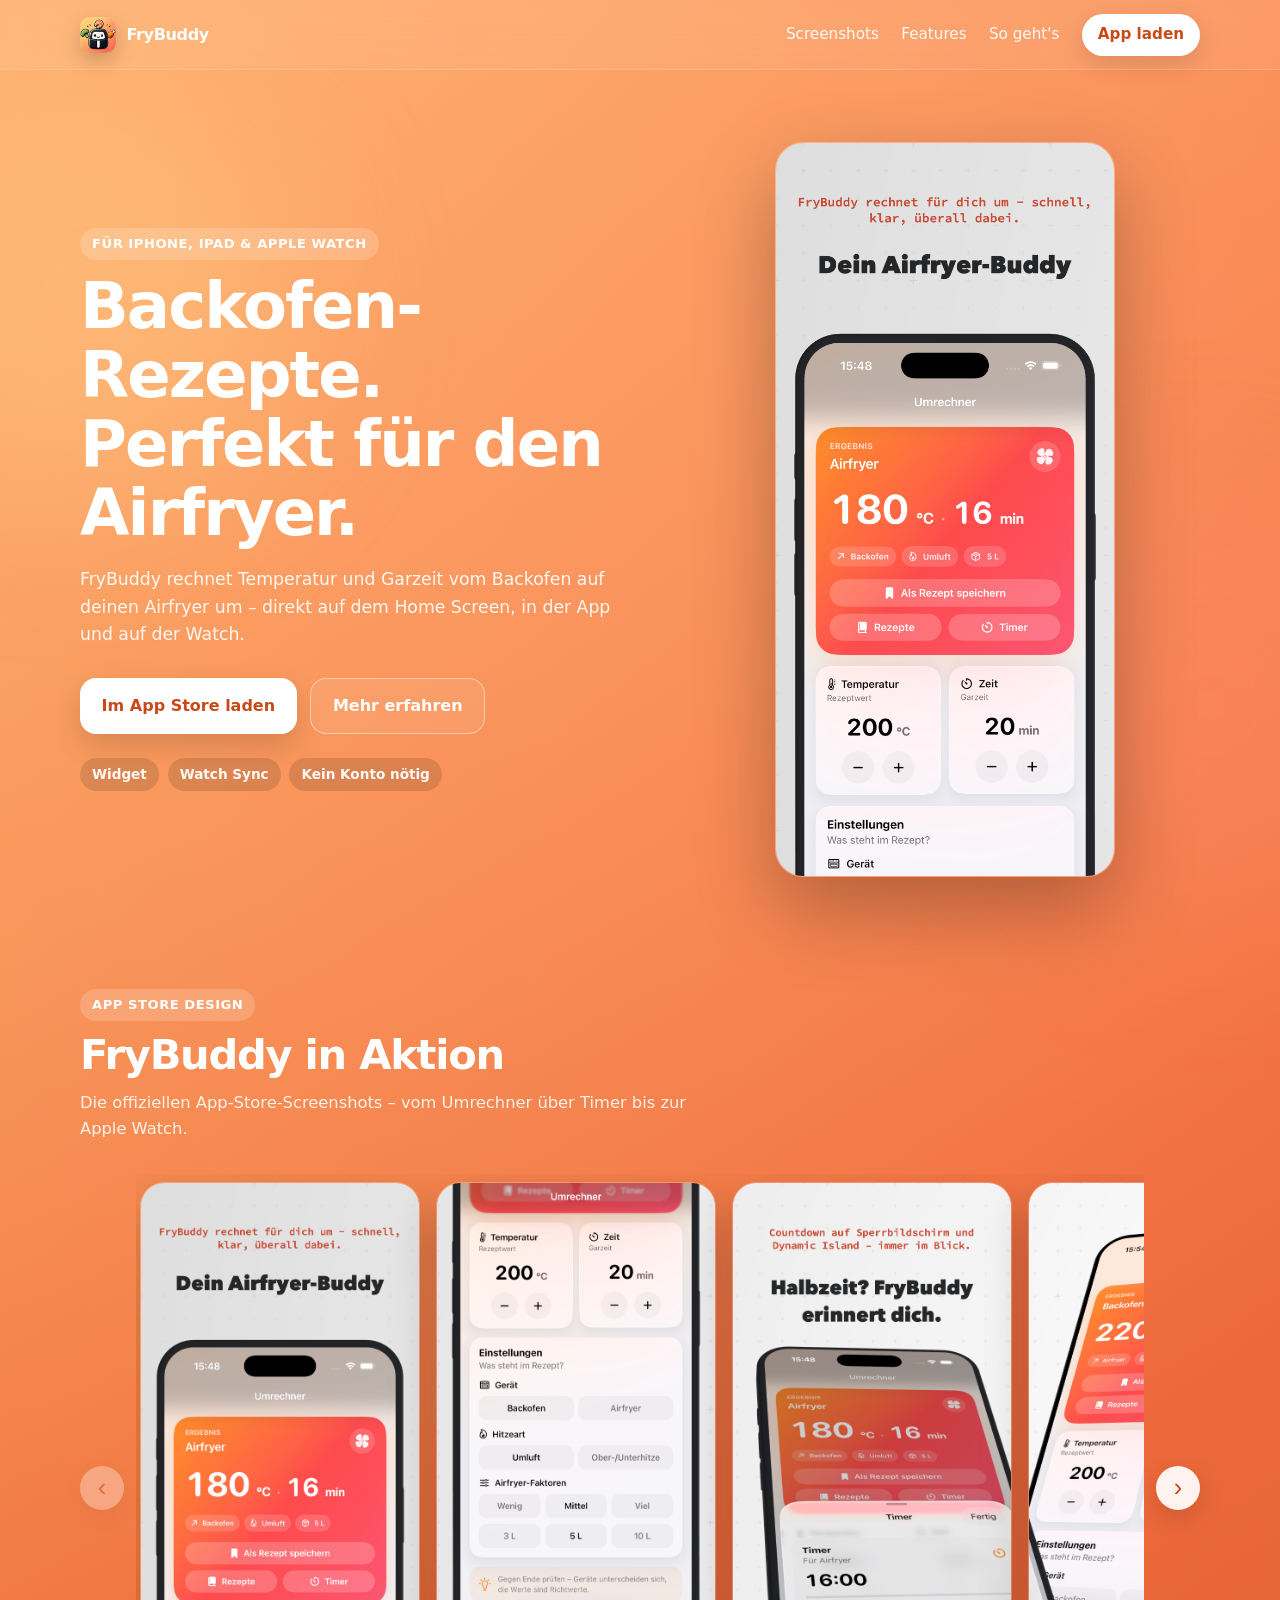
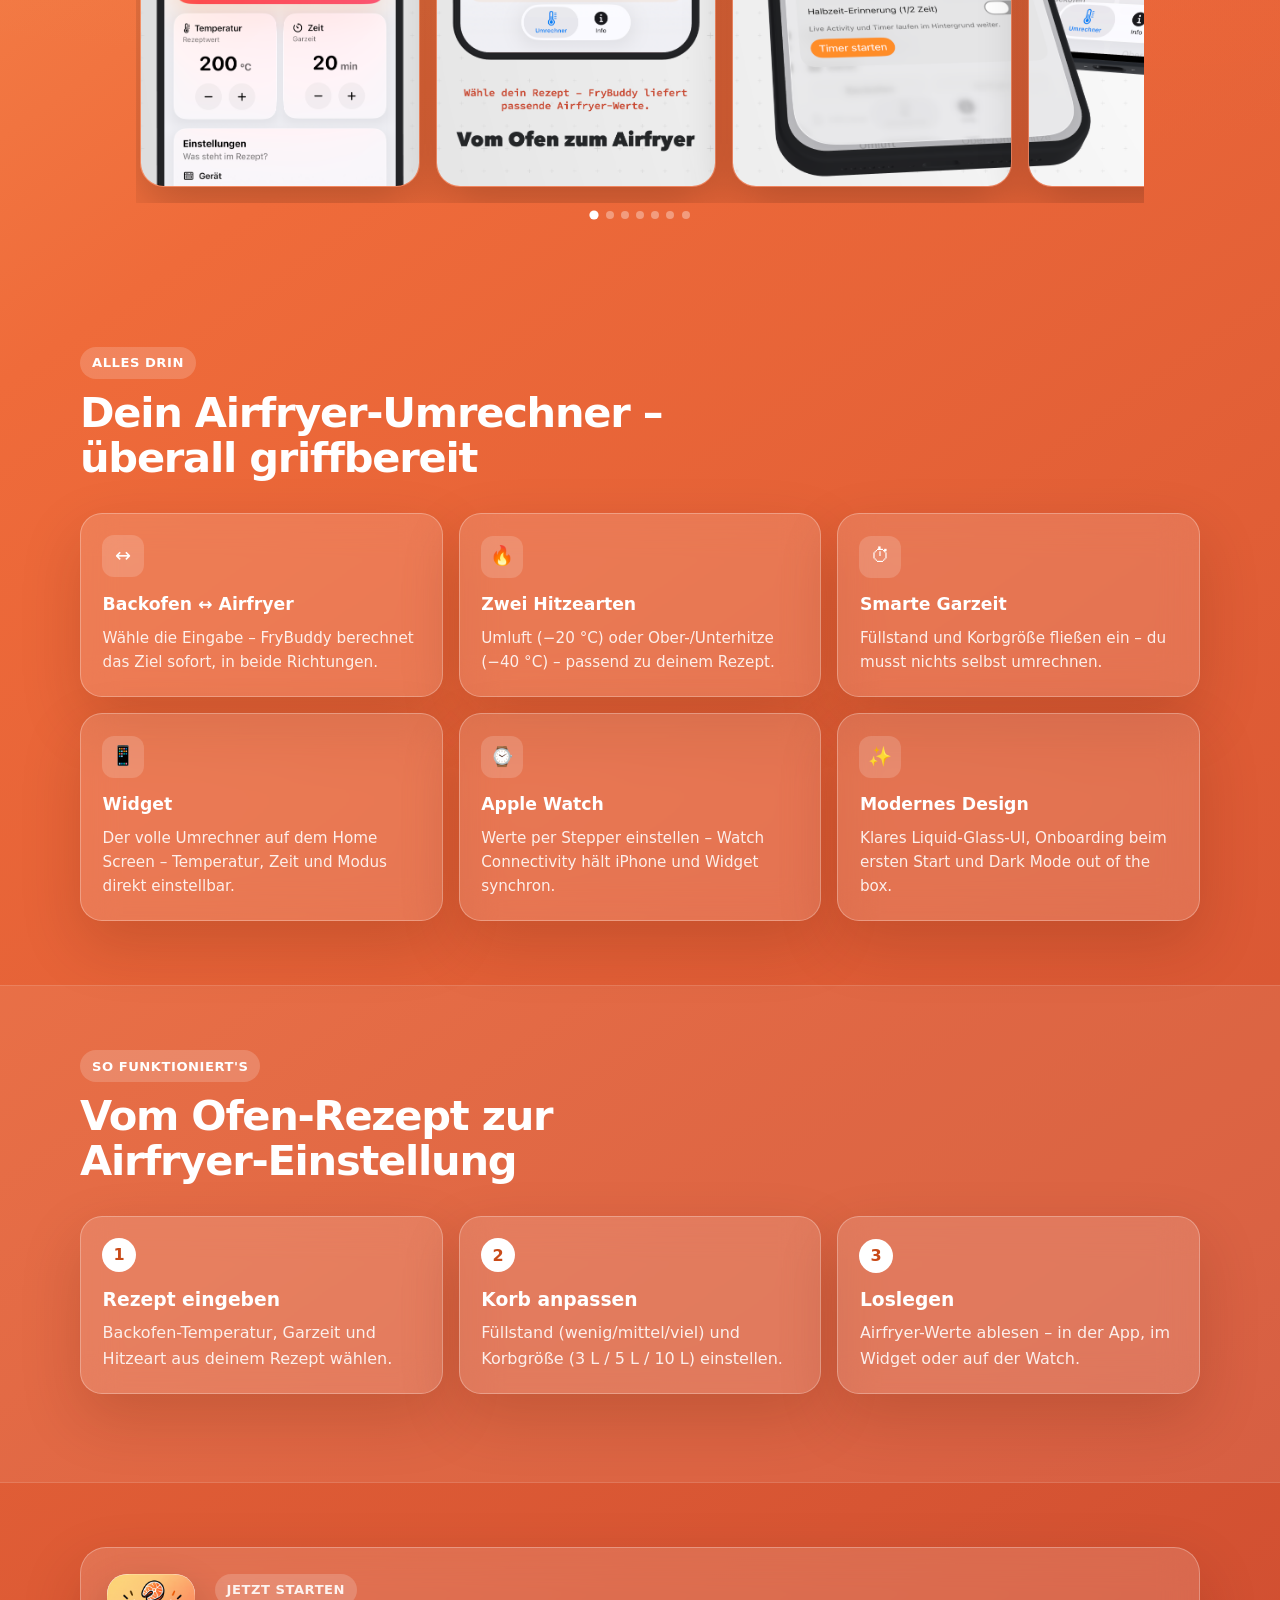
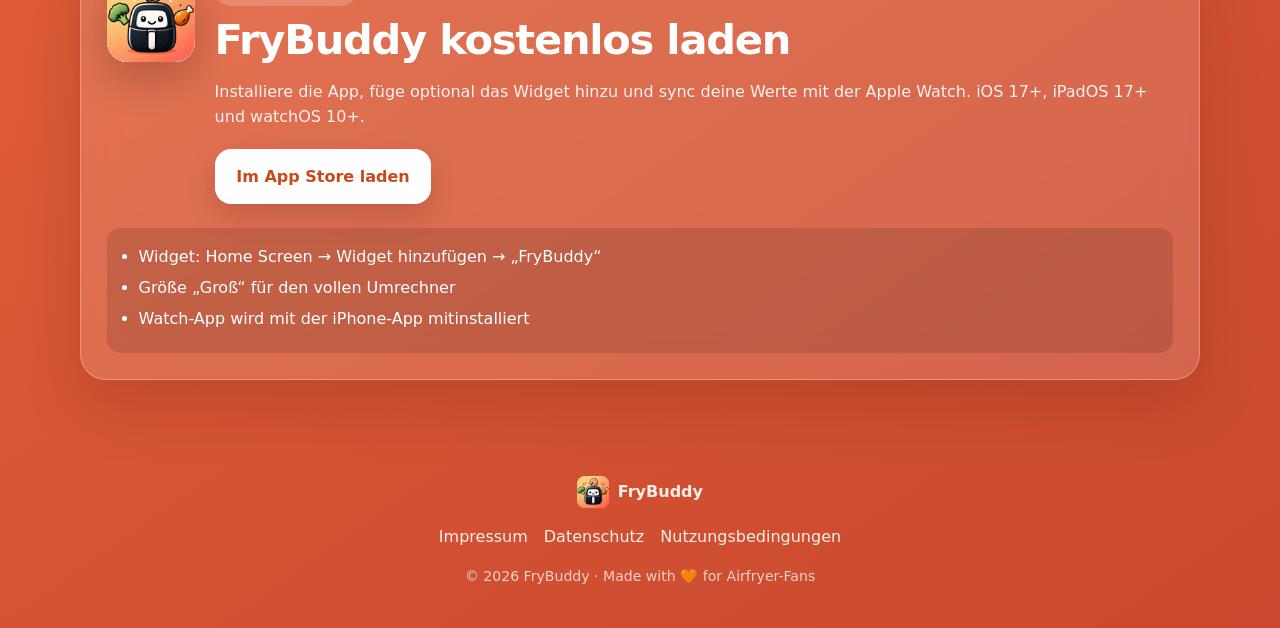
<file: index.html>
<!DOCTYPE html>
<html lang="de">
<head>
  <meta charset="UTF-8">
  <meta name="viewport" content="width=device-width, initial-scale=1.0">
  <meta name="description" content="FryBuddy – Backofen-Rezepte in Airfryer-Werte umrechnen. Mit Widget, Apple Watch und smarter Garzeit-Anpassung.">
  <meta name="theme-color" content="#e86a2a">
  <title>FryBuddy – Backofen trifft Airfryer</title>
  <link rel="icon" href="assets/app-icon.jpg" type="image/jpeg">
  <link rel="stylesheet" href="css/styles.css">
</head>
<body>
  <div class="bg-glow bg-glow--left" aria-hidden="true"></div>
  <div class="bg-glow bg-glow--right" aria-hidden="true"></div>

  <header class="site-header">
    <nav class="nav container">
      <a class="brand" href="#top">
        <img src="assets/app-icon.jpg" alt="" width="36" height="36" class="brand__icon">
        <span>FryBuddy</span>
      </a>
      <div class="nav__links">
        <a href="#screenshots">Screenshots</a>
        <a href="#features">Features</a>
        <a href="#how-it-works">So geht's</a>
        <a href="https://apps.apple.com/de/app/frybuddy/id6777445811" class="nav__cta" target="_blank" rel="noopener noreferrer">App laden</a>
      </div>
      <button class="nav__toggle" type="button" aria-label="Menü öffnen" aria-expanded="false">
        <span></span>
        <span></span>
      </button>
    </nav>
  </header>

  <main id="top">
    <section class="hero container">
      <div class="hero__content reveal">
        <p class="eyebrow">Für iPhone, iPad & Apple Watch</p>
        <h1>Backofen-Rezepte.<br>Perfekt für den Airfryer.</h1>
        <p class="hero__lead">
          FryBuddy rechnet Temperatur und Garzeit vom Backofen auf deinen Airfryer um –
          direkt auf dem Home Screen, in der App und auf der Watch.
        </p>
        <div class="hero__actions">
          <a href="https://apps.apple.com/de/app/frybuddy/id6777445811" class="btn btn--primary" target="_blank" rel="noopener noreferrer">Im App Store laden</a>
          <a href="#how-it-works" class="btn btn--ghost">Mehr erfahren</a>
        </div>
        <ul class="hero__badges">
          <li>Widget</li>
          <li>Watch Sync</li>
          <li>Kein Konto nötig</li>
        </ul>
      </div>

      <div class="hero__visual reveal reveal--delay">
        <img
          src="assets/screenshots/01-intro.png"
          alt="FryBuddy App – Dein Airfryer-Buddy: Umrechner mit Ergebnis 180 °C und 16 Min"
          class="hero__screenshot"
          width="640"
          height="1380"
          fetchpriority="high"
        >
      </div>
    </section>

    <section id="screenshots" class="section section--screenshots">
      <div class="container">
        <div class="section__intro reveal">
          <p class="eyebrow">App Store Design</p>
          <h2>FryBuddy in Aktion</h2>
          <p class="section__lead">Die offiziellen App-Store-Screenshots – vom Umrechner über Timer bis zur Apple Watch.</p>
        </div>

        <div class="screenshot-carousel reveal">
          <button class="carousel-btn carousel-btn--prev" type="button" aria-label="Vorheriger Screenshot">‹</button>
          <div class="screenshot-track" id="screenshot-track" tabindex="0">
            <figure class="screenshot-slide">
              <img src="assets/screenshots/01-intro.png" alt="Dein Airfryer-Buddy – FryBuddy rechnet für dich um" loading="lazy">
            </figure>
            <figure class="screenshot-slide">
              <img src="assets/screenshots/02-ofen-airfryer.png" alt="Vom Ofen zum Airfryer – Rezeptwerte eingeben und umrechnen" loading="lazy">
            </figure>
            <figure class="screenshot-slide">
              <img src="assets/screenshots/03-timer.png" alt="Halbzeit? FryBuddy erinnert dich – Timer mit Live Activity" loading="lazy">
            </figure>
            <figure class="screenshot-slide">
              <img src="assets/screenshots/04-airfryer-backofen.png" alt="Airfryer-Werte zurück in Backofen-Einstellungen umrechnen" loading="lazy">
            </figure>
            <figure class="screenshot-slide">
              <img src="assets/screenshots/05-umrechner.png" alt="Umrechner mit Temperatur, Zeit und Einstellungen" loading="lazy">
            </figure>
            <figure class="screenshot-slide">
              <img src="assets/screenshots/06-watch.png" alt="Auch an der Watch dabei – sync mit dem iPhone" loading="lazy">
            </figure>
            <figure class="screenshot-slide">
              <img src="assets/screenshots/07-watch-einstellungen.png" alt="Umrechnen am Handgelenk – Hitze, Füllstand und Korb" loading="lazy">
            </figure>
          </div>
          <button class="carousel-btn carousel-btn--next" type="button" aria-label="Nächster Screenshot">›</button>
        </div>

        <div class="carousel-dots" id="carousel-dots" aria-hidden="true"></div>
      </div>
    </section>

    <section id="features" class="section container">
      <div class="section__intro reveal">
        <p class="eyebrow">Alles drin</p>
        <h2>Dein Airfryer-Umrechner – überall griffbereit</h2>
      </div>
      <div class="feature-grid">
        <article class="feature-card glass reveal">
          <div class="feature-card__icon">↔</div>
          <h3>Backofen ↔ Airfryer</h3>
          <p>Wähle die Eingabe – FryBuddy berechnet das Ziel sofort, in beide Richtungen.</p>
        </article>
        <article class="feature-card glass reveal reveal--delay">
          <div class="feature-card__icon">🔥</div>
          <h3>Zwei Hitzearten</h3>
          <p>Umluft (−20 °C) oder Ober-/Unterhitze (−40 °C) – passend zu deinem Rezept.</p>
        </article>
        <article class="feature-card glass reveal reveal--delay-2">
          <div class="feature-card__icon">⏱</div>
          <h3>Smarte Garzeit</h3>
          <p>Füllstand und Korbgröße fließen ein – du musst nichts selbst umrechnen.</p>
        </article>
        <article class="feature-card glass reveal">
          <div class="feature-card__icon">📱</div>
          <h3>Widget</h3>
          <p>Der volle Umrechner auf dem Home Screen – Temperatur, Zeit und Modus direkt einstellbar.</p>
        </article>
        <article class="feature-card glass reveal reveal--delay">
          <div class="feature-card__icon">⌚</div>
          <h3>Apple Watch</h3>
          <p>Werte per Stepper einstellen – Watch Connectivity hält iPhone und Widget synchron.</p>
        </article>
        <article class="feature-card glass reveal reveal--delay-2">
          <div class="feature-card__icon">✨</div>
          <h3>Modernes Design</h3>
          <p>Klares Liquid-Glass-UI, Onboarding beim ersten Start und Dark Mode out of the box.</p>
        </article>
      </div>
    </section>

    <section id="how-it-works" class="section section--alt">
      <div class="container">
        <div class="section__intro reveal">
          <p class="eyebrow">So funktioniert's</p>
          <h2>Vom Ofen-Rezept zur Airfryer-Einstellung</h2>
        </div>

        <div class="steps">
          <div class="step glass reveal">
            <span class="step__num">1</span>
            <h3>Rezept eingeben</h3>
            <p>Backofen-Temperatur, Garzeit und Hitzeart aus deinem Rezept wählen.</p>
          </div>
          <div class="step glass reveal reveal--delay">
            <span class="step__num">2</span>
            <h3>Korb anpassen</h3>
            <p>Füllstand (wenig/mittel/viel) und Korbgröße (3 L / 5 L / 10 L) einstellen.</p>
          </div>
          <div class="step glass reveal reveal--delay-2">
            <span class="step__num">3</span>
            <h3>Loslegen</h3>
            <p>Airfryer-Werte ablesen – in der App, im Widget oder auf der Watch.</p>
          </div>
        </div>
      </div>
    </section>

    <section id="download" class="section container">
      <div class="download-card glass reveal">
        <div class="download-card__content">
          <img src="assets/app-icon.jpg" alt="FryBuddy App Icon" width="88" height="88" class="download-card__icon">
          <div>
            <p class="eyebrow">Jetzt starten</p>
            <h2>FryBuddy kostenlos laden</h2>
            <p>
              Installiere die App, füge optional das Widget hinzu und sync deine Werte mit der Apple Watch.
              iOS 17+, iPadOS 17+ und watchOS 10+.
            </p>
            <div class="download-card__actions">
              <a href="https://apps.apple.com/de/app/frybuddy/id6777445811" class="btn btn--primary" target="_blank" rel="noopener noreferrer">Im App Store laden</a>
            </div>
          </div>
        </div>
        <ul class="download-card__checklist">
          <li>Widget: Home Screen → Widget hinzufügen → „FryBuddy“</li>
          <li>Größe „Groß“ für den vollen Umrechner</li>
          <li>Watch-App wird mit der iPhone-App mitinstalliert</li>
        </ul>
      </div>
    </section>
  </main>

  <footer class="site-footer">
    <div class="container footer__inner">
      <div class="footer__brand">
        <img src="assets/app-icon.jpg" alt="" width="32" height="32">
        <span>FryBuddy</span>
      </div>
      <nav class="footer__links">
        <a href="impressum.html">Impressum</a>
        <a href="datenschutz.html">Datenschutz</a>
        <a href="https://www.apple.com/legal/internet-services/itunes/dev/stdeula/" target="_blank" rel="noopener noreferrer">Nutzungsbedingungen</a>
      </nav>
      <p class="footer__copy">© 2026 FryBuddy · Made with 🧡 for Airfryer-Fans</p>
    </div>
  </footer>

  <script src="js/main.js"></script>
</body>
</html>
</file>
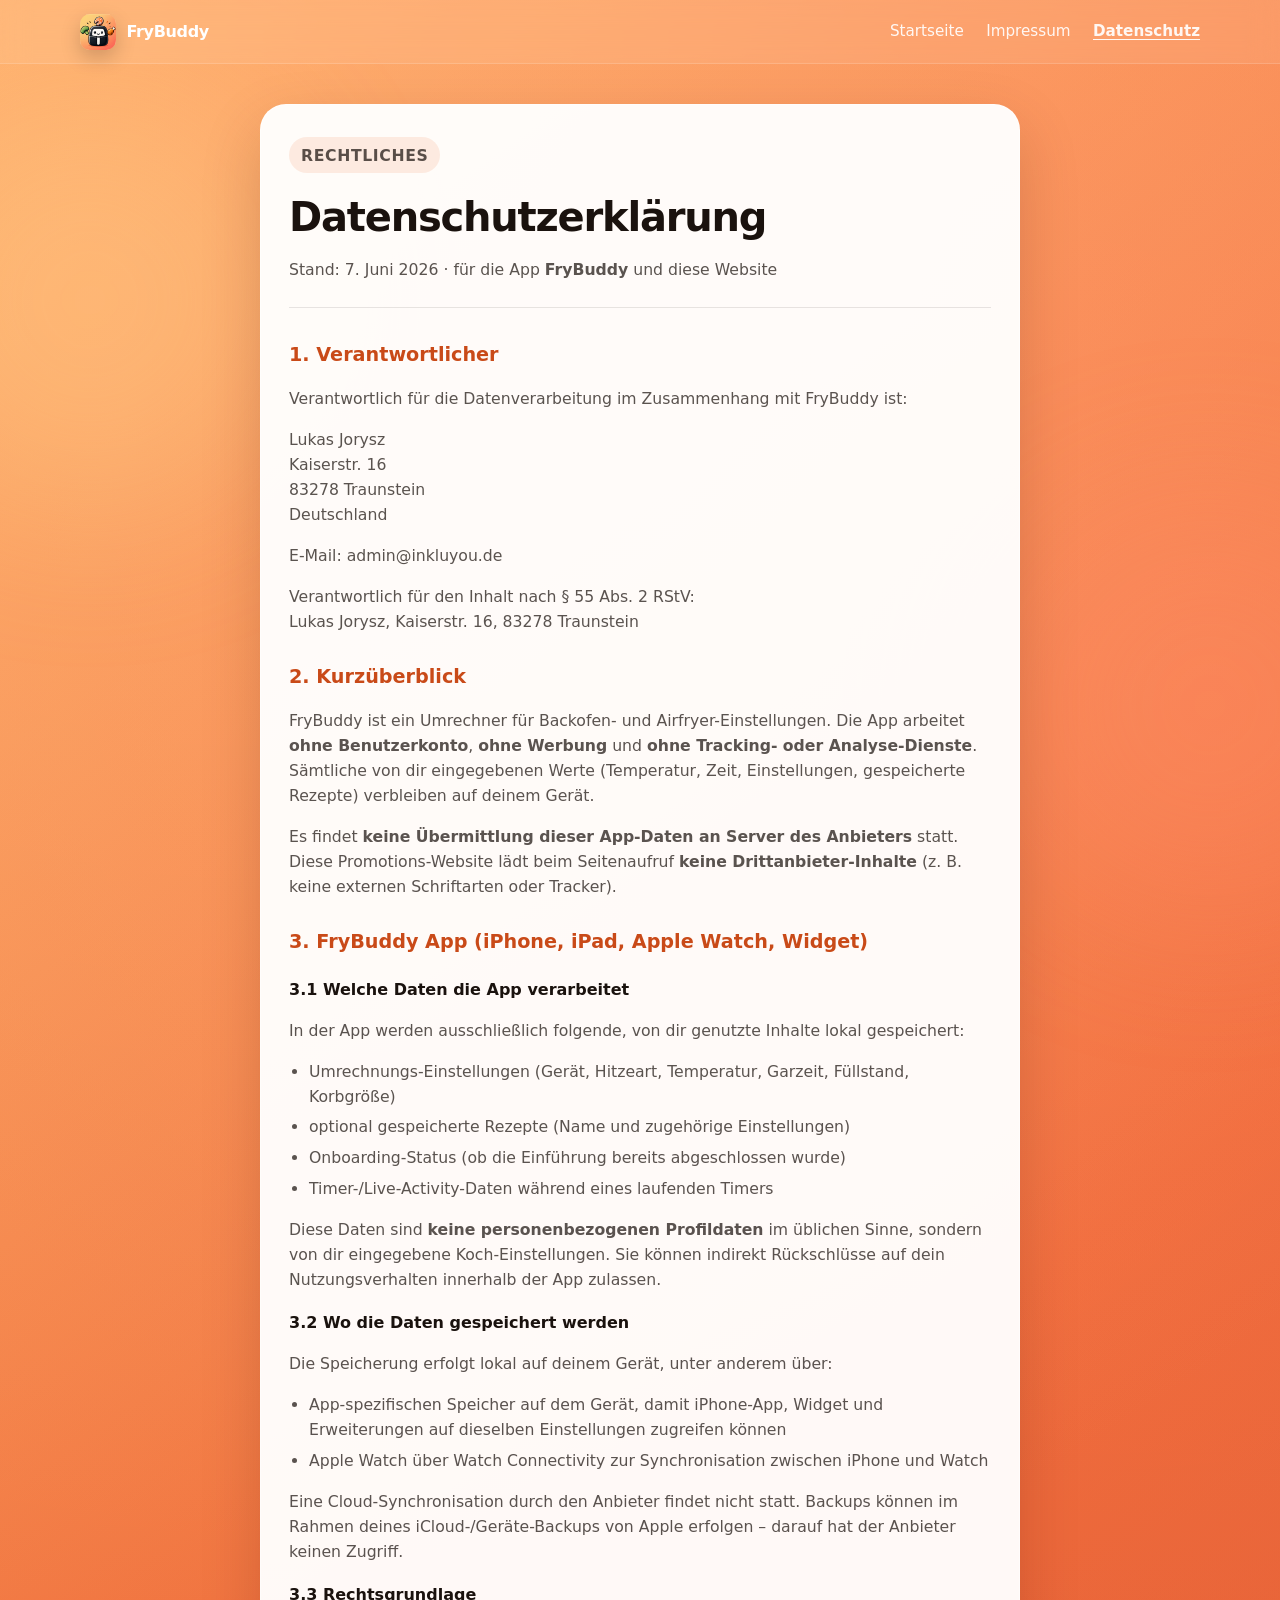
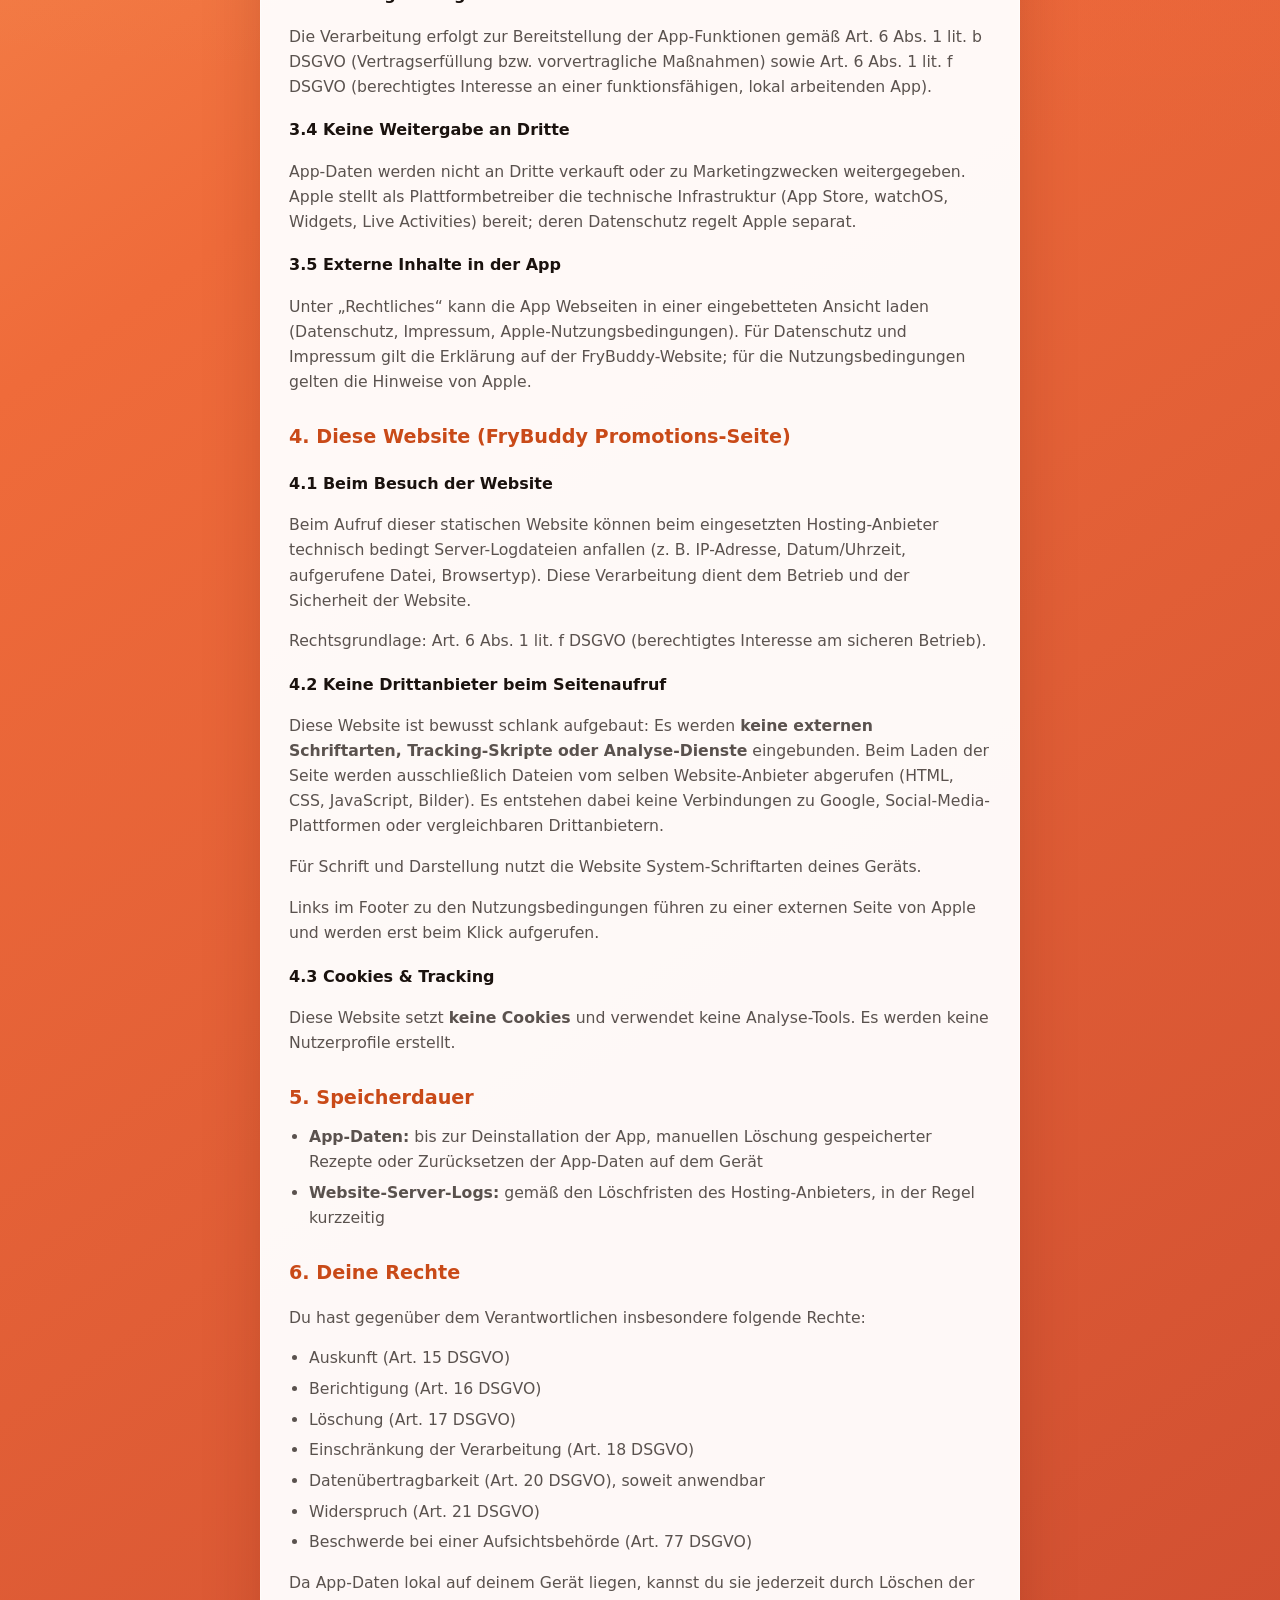
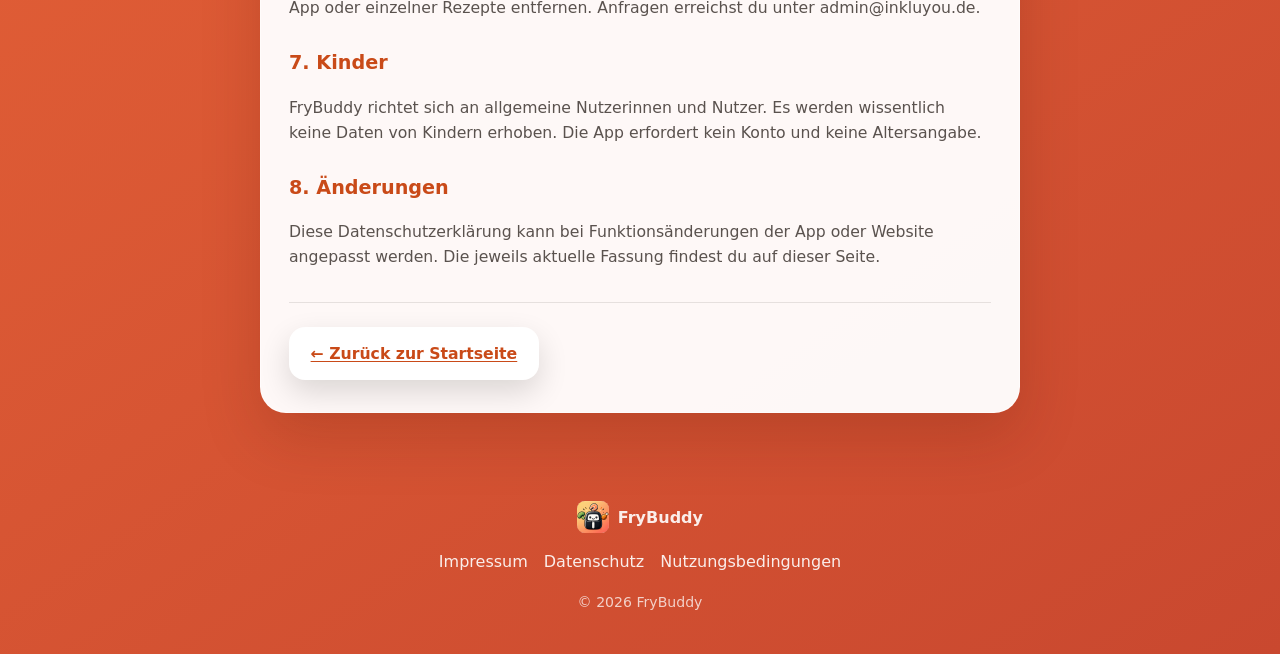
<file: datenschutz.html>
<!DOCTYPE html>
<html lang="de">
<head>
  <meta charset="UTF-8">
  <meta name="viewport" content="width=device-width, initial-scale=1.0">
  <meta name="description" content="Datenschutzerklärung für FryBuddy – App und Promotions-Website.">
  <meta name="theme-color" content="#e86a2a">
  <title>Datenschutz – FryBuddy</title>
  <link rel="icon" href="assets/app-icon.jpg" type="image/jpeg">
  <link rel="stylesheet" href="css/styles.css">
  <link rel="stylesheet" href="css/legal.css">
</head>
<body>
  <div class="bg-glow bg-glow--left" aria-hidden="true"></div>
  <div class="bg-glow bg-glow--right" aria-hidden="true"></div>

  <header class="site-header">
    <nav class="nav container">
      <a class="brand" href="index.html">
        <img src="assets/app-icon.jpg" alt="" width="36" height="36" class="brand__icon">
        <span>FryBuddy</span>
      </a>
      <div class="nav__links">
        <a href="index.html">Startseite</a>
        <a href="impressum.html">Impressum</a>
        <a href="datenschutz.html" aria-current="page">Datenschutz</a>
      </div>
      <button class="nav__toggle" type="button" aria-label="Menü öffnen" aria-expanded="false">
        <span></span>
        <span></span>
      </button>
    </nav>
  </header>

  <main class="legal-page">
    <article class="legal-card container reveal">
      <p class="eyebrow eyebrow--dark">Rechtliches</p>
      <h1>Datenschutzerklärung</h1>
      <p class="legal-meta">Stand: 7. Juni 2026 · für die App <strong>FryBuddy</strong> und diese Website</p>

      <section>
        <h2>1. Verantwortlicher</h2>
        <p>
          Verantwortlich für die Datenverarbeitung im Zusammenhang mit FryBuddy ist:
        </p>
        <p>
          Lukas Jorysz<br>
          Kaiserstr. 16<br>
          83278 Traunstein<br>
          Deutschland
        </p>
        <p>
          E-Mail: admin@inkluyou.de
        </p>
        <p>
          Verantwortlich für den Inhalt nach § 55 Abs. 2 RStV:<br>
          Lukas Jorysz, Kaiserstr. 16, 83278 Traunstein
        </p>
      </section>

      <section>
        <h2>2. Kurzüberblick</h2>
        <p>
          FryBuddy ist ein Umrechner für Backofen- und Airfryer-Einstellungen. Die App arbeitet
          <strong>ohne Benutzerkonto</strong>, <strong>ohne Werbung</strong> und
          <strong>ohne Tracking- oder Analyse-Dienste</strong>. Sämtliche von dir eingegebenen
          Werte (Temperatur, Zeit, Einstellungen, gespeicherte Rezepte) verbleiben auf deinem Gerät.
        </p>
        <p>
          Es findet <strong>keine Übermittlung dieser App-Daten an Server des Anbieters</strong> statt.
          Diese Promotions-Website lädt beim Seitenaufruf <strong>keine Drittanbieter-Inhalte</strong>
          (z. B. keine externen Schriftarten oder Tracker).
        </p>
      </section>

      <section>
        <h2>3. FryBuddy App (iPhone, iPad, Apple Watch, Widget)</h2>

        <h3>3.1 Welche Daten die App verarbeitet</h3>
        <p>In der App werden ausschließlich folgende, von dir genutzte Inhalte lokal gespeichert:</p>
        <ul>
          <li>Umrechnungs-Einstellungen (Gerät, Hitzeart, Temperatur, Garzeit, Füllstand, Korbgröße)</li>
          <li>optional gespeicherte Rezepte (Name und zugehörige Einstellungen)</li>
          <li>Onboarding-Status (ob die Einführung bereits abgeschlossen wurde)</li>
          <li>Timer-/Live-Activity-Daten während eines laufenden Timers</li>
        </ul>
        <p>
          Diese Daten sind <strong>keine personenbezogenen Profildaten</strong> im üblichen Sinne,
          sondern von dir eingegebene Koch-Einstellungen. Sie können indirekt Rückschlüsse auf
          dein Nutzungsverhalten innerhalb der App zulassen.
        </p>

        <h3>3.2 Wo die Daten gespeichert werden</h3>
        <p>Die Speicherung erfolgt lokal auf deinem Gerät, unter anderem über:</p>
        <ul>
          <li>App-spezifischen Speicher auf dem Gerät, damit iPhone-App, Widget und Erweiterungen auf dieselben Einstellungen zugreifen können</li>
          <li>Apple Watch über Watch Connectivity zur Synchronisation zwischen iPhone und Watch</li>
        </ul>
        <p>
          Eine Cloud-Synchronisation durch den Anbieter findet nicht statt. Backups können
          im Rahmen deines iCloud-/Geräte-Backups von Apple erfolgen – darauf hat der Anbieter
          keinen Zugriff.
        </p>

        <h3>3.3 Rechtsgrundlage</h3>
        <p>
          Die Verarbeitung erfolgt zur Bereitstellung der App-Funktionen gemäß Art. 6 Abs. 1 lit. b DSGVO
          (Vertragserfüllung bzw. vorvertragliche Maßnahmen) sowie Art. 6 Abs. 1 lit. f DSGVO
          (berechtigtes Interesse an einer funktionsfähigen, lokal arbeitenden App).
        </p>

        <h3>3.4 Keine Weitergabe an Dritte</h3>
        <p>
          App-Daten werden nicht an Dritte verkauft oder zu Marketingzwecken weitergegeben.
          Apple stellt als Plattformbetreiber die technische Infrastruktur (App Store, watchOS, Widgets,
          Live Activities) bereit; deren Datenschutz regelt Apple separat.
        </p>

        <h3>3.5 Externe Inhalte in der App</h3>
        <p>
          Unter „Rechtliches“ kann die App Webseiten in einer eingebetteten Ansicht laden
          (Datenschutz, Impressum, Apple-Nutzungsbedingungen). Für Datenschutz und Impressum
          gilt die Erklärung auf der FryBuddy-Website; für die Nutzungsbedingungen gelten
          die Hinweise von Apple.
        </p>
      </section>

      <section>
        <h2>4. Diese Website (FryBuddy Promotions-Seite)</h2>

        <h3>4.1 Beim Besuch der Website</h3>
        <p>
          Beim Aufruf dieser statischen Website können beim eingesetzten Hosting-Anbieter
          technisch bedingt Server-Logdateien anfallen (z. B. IP-Adresse, Datum/Uhrzeit,
          aufgerufene Datei, Browsertyp). Diese Verarbeitung dient dem Betrieb und der
          Sicherheit der Website.
        </p>
        <p>
          Rechtsgrundlage: Art. 6 Abs. 1 lit. f DSGVO (berechtigtes Interesse am sicheren Betrieb).
        </p>

        <h3>4.2 Keine Drittanbieter beim Seitenaufruf</h3>
        <p>
          Diese Website ist bewusst schlank aufgebaut: Es werden
          <strong>keine externen Schriftarten, Tracking-Skripte oder Analyse-Dienste</strong>
          eingebunden. Beim Laden der Seite werden ausschließlich Dateien vom selben
          Website-Anbieter abgerufen (HTML, CSS, JavaScript, Bilder). Es entstehen
          dabei keine Verbindungen zu Google, Social-Media-Plattformen oder vergleichbaren
          Drittanbietern.
        </p>
        <p>
          Für Schrift und Darstellung nutzt die Website System-Schriftarten deines Geräts.
        </p>
        <p>
          Links im Footer zu den Nutzungsbedingungen führen zu einer externen Seite von Apple
          und werden erst beim Klick aufgerufen.
        </p>

        <h3>4.3 Cookies & Tracking</h3>
        <p>
          Diese Website setzt <strong>keine Cookies</strong> und verwendet
          keine Analyse-Tools. Es werden keine Nutzerprofile erstellt.
        </p>
      </section>

      <section>
        <h2>5. Speicherdauer</h2>
        <ul>
          <li><strong>App-Daten:</strong> bis zur Deinstallation der App, manuellen Löschung gespeicherter Rezepte oder Zurücksetzen der App-Daten auf dem Gerät</li>
          <li><strong>Website-Server-Logs:</strong> gemäß den Löschfristen des Hosting-Anbieters, in der Regel kurzzeitig</li>
        </ul>
      </section>

      <section>
        <h2>6. Deine Rechte</h2>
        <p>Du hast gegenüber dem Verantwortlichen insbesondere folgende Rechte:</p>
        <ul>
          <li>Auskunft (Art. 15 DSGVO)</li>
          <li>Berichtigung (Art. 16 DSGVO)</li>
          <li>Löschung (Art. 17 DSGVO)</li>
          <li>Einschränkung der Verarbeitung (Art. 18 DSGVO)</li>
          <li>Datenübertragbarkeit (Art. 20 DSGVO), soweit anwendbar</li>
          <li>Widerspruch (Art. 21 DSGVO)</li>
          <li>Beschwerde bei einer Aufsichtsbehörde (Art. 77 DSGVO)</li>
        </ul>
        <p>
          Da App-Daten lokal auf deinem Gerät liegen, kannst du sie jederzeit durch Löschen
          der App oder einzelner Rezepte entfernen. Anfragen erreichst du unter
          admin@inkluyou.de.
        </p>
      </section>

      <section>
        <h2>7. Kinder</h2>
        <p>
          FryBuddy richtet sich an allgemeine Nutzerinnen und Nutzer. Es werden wissentlich
          keine Daten von Kindern erhoben. Die App erfordert kein Konto und keine Altersangabe.
        </p>
      </section>

      <section>
        <h2>8. Änderungen</h2>
        <p>
          Diese Datenschutzerklärung kann bei Funktionsänderungen der App oder Website angepasst werden.
          Die jeweils aktuelle Fassung findest du auf dieser Seite.
        </p>
      </section>

      <p class="legal-back">
        <a href="index.html" class="btn btn--primary">← Zurück zur Startseite</a>
      </p>
    </article>
  </main>

  <footer class="site-footer">
    <div class="container footer__inner">
      <div class="footer__brand">
        <img src="assets/app-icon.jpg" alt="" width="32" height="32">
        <span>FryBuddy</span>
      </div>
      <nav class="footer__links">
        <a href="impressum.html">Impressum</a>
        <a href="datenschutz.html" aria-current="page">Datenschutz</a>
        <a href="https://www.apple.com/legal/internet-services/itunes/dev/stdeula/" target="_blank" rel="noopener noreferrer">Nutzungsbedingungen</a>
      </nav>
      <p class="footer__copy">© 2026 FryBuddy</p>
    </div>
  </footer>

  <script src="js/main.js"></script>
</body>
</html>
</file>
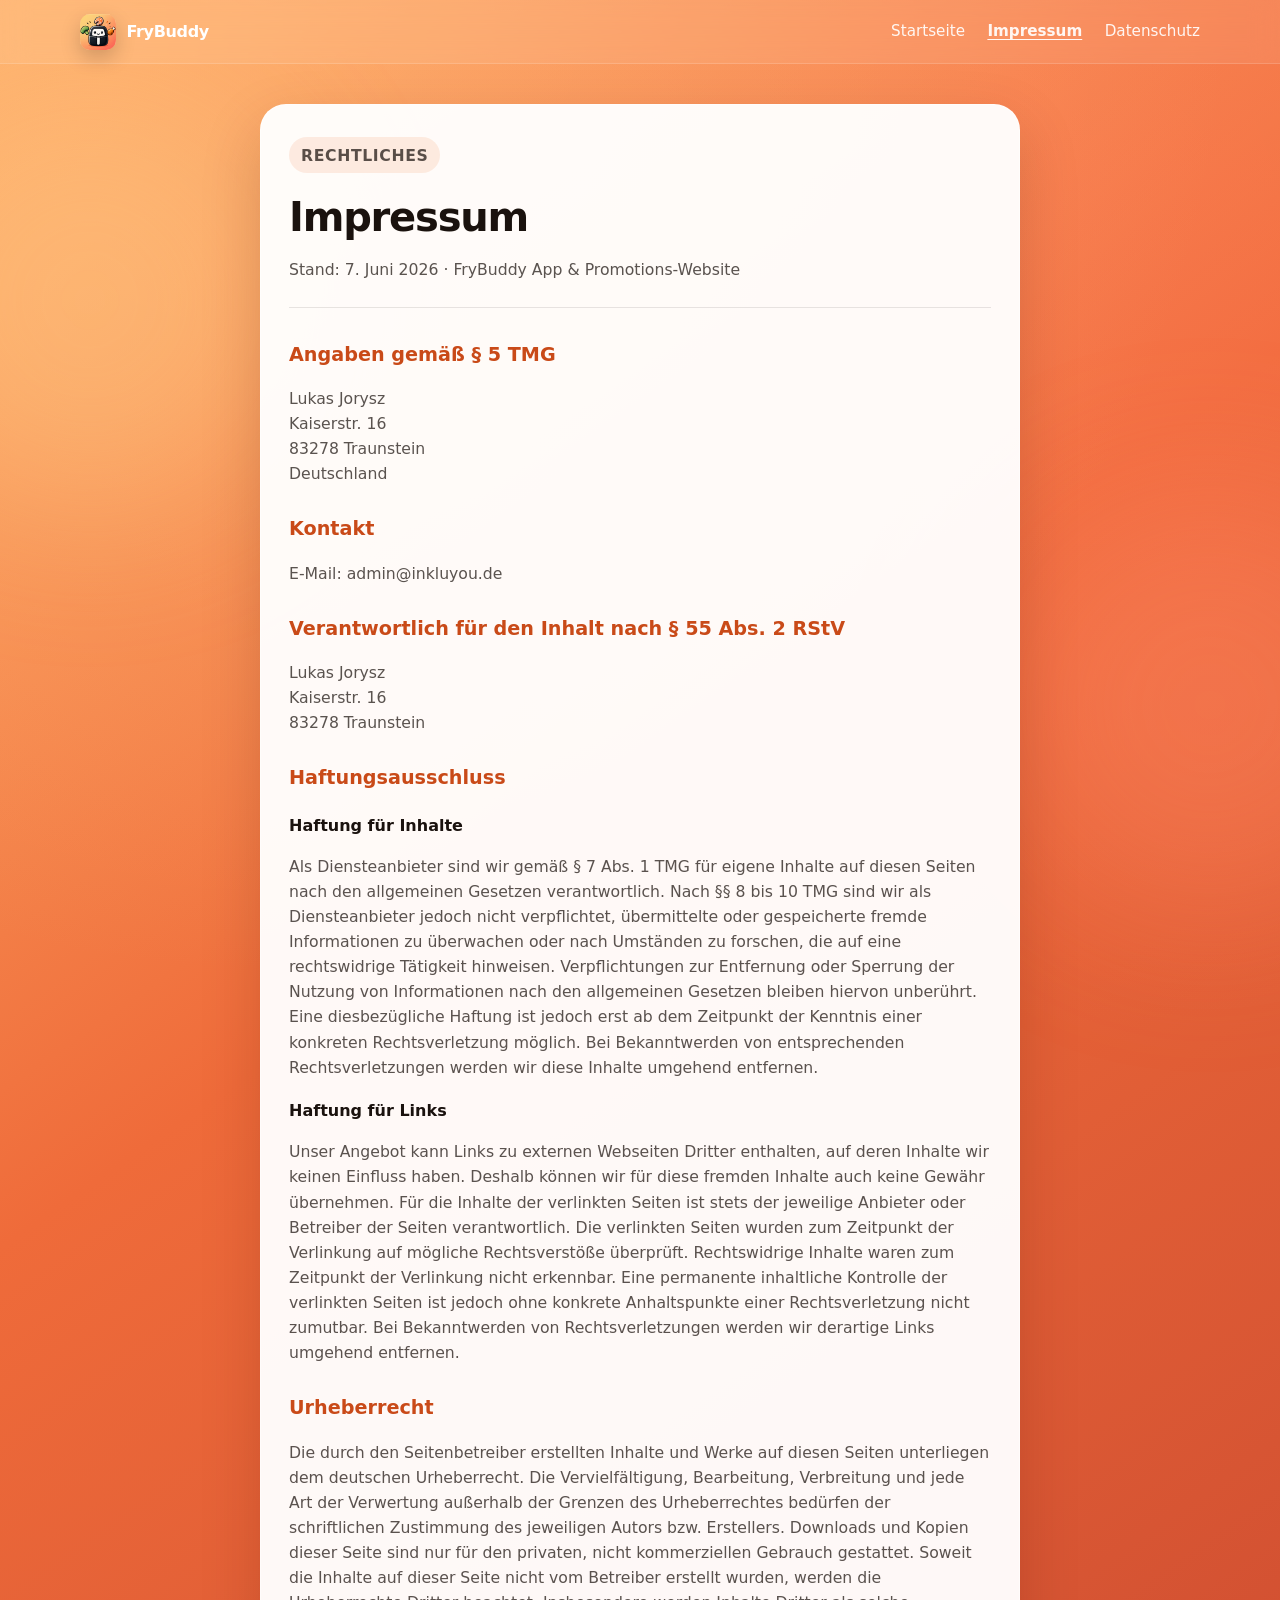
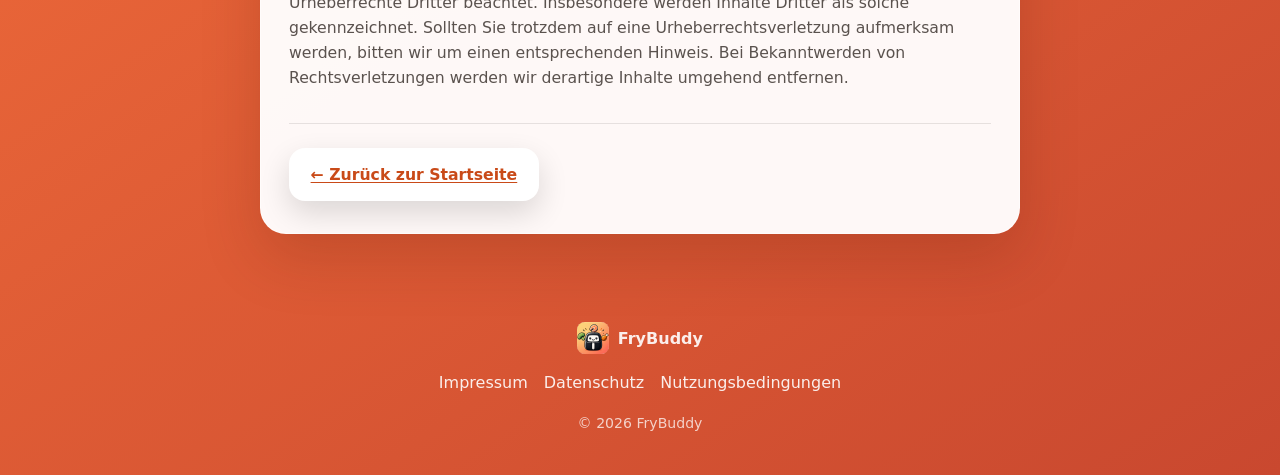
<file: impressum.html>
<!DOCTYPE html>
<html lang="de">
<head>
  <meta charset="UTF-8">
  <meta name="viewport" content="width=device-width, initial-scale=1.0">
  <meta name="description" content="Impressum für FryBuddy – App und Promotions-Website.">
  <meta name="theme-color" content="#e86a2a">
  <title>Impressum – FryBuddy</title>
  <link rel="icon" href="assets/app-icon.jpg" type="image/jpeg">
  <link rel="stylesheet" href="css/styles.css">
  <link rel="stylesheet" href="css/legal.css">
</head>
<body>
  <div class="bg-glow bg-glow--left" aria-hidden="true"></div>
  <div class="bg-glow bg-glow--right" aria-hidden="true"></div>

  <header class="site-header">
    <nav class="nav container">
      <a class="brand" href="index.html">
        <img src="assets/app-icon.jpg" alt="" width="36" height="36" class="brand__icon">
        <span>FryBuddy</span>
      </a>
      <div class="nav__links">
        <a href="index.html">Startseite</a>
        <a href="impressum.html" aria-current="page">Impressum</a>
        <a href="datenschutz.html">Datenschutz</a>
      </div>
      <button class="nav__toggle" type="button" aria-label="Menü öffnen" aria-expanded="false">
        <span></span>
        <span></span>
      </button>
    </nav>
  </header>

  <main class="legal-page">
    <article class="legal-card container reveal">
      <p class="eyebrow eyebrow--dark">Rechtliches</p>
      <h1>Impressum</h1>
      <p class="legal-meta">Stand: 7. Juni 2026 · FryBuddy App & Promotions-Website</p>

      <section>
        <h2>Angaben gemäß § 5 TMG</h2>
        <p>
          Lukas Jorysz<br>
          Kaiserstr. 16<br>
          83278 Traunstein<br>
          Deutschland
        </p>
      </section>

      <section>
        <h2>Kontakt</h2>
        <p>E-Mail: admin@inkluyou.de</p>
      </section>

      <section>
        <h2>Verantwortlich für den Inhalt nach § 55 Abs. 2 RStV</h2>
        <p>
          Lukas Jorysz<br>
          Kaiserstr. 16<br>
          83278 Traunstein
        </p>
      </section>

      <section>
        <h2>Haftungsausschluss</h2>

        <h3>Haftung für Inhalte</h3>
        <p>
          Als Diensteanbieter sind wir gemäß § 7 Abs. 1 TMG für eigene Inhalte auf diesen Seiten
          nach den allgemeinen Gesetzen verantwortlich. Nach §§ 8 bis 10 TMG sind wir als
          Diensteanbieter jedoch nicht verpflichtet, übermittelte oder gespeicherte fremde
          Informationen zu überwachen oder nach Umständen zu forschen, die auf eine rechtswidrige
          Tätigkeit hinweisen. Verpflichtungen zur Entfernung oder Sperrung der Nutzung von
          Informationen nach den allgemeinen Gesetzen bleiben hiervon unberührt. Eine diesbezügliche
          Haftung ist jedoch erst ab dem Zeitpunkt der Kenntnis einer konkreten Rechtsverletzung
          möglich. Bei Bekanntwerden von entsprechenden Rechtsverletzungen werden wir diese Inhalte
          umgehend entfernen.
        </p>

        <h3>Haftung für Links</h3>
        <p>
          Unser Angebot kann Links zu externen Webseiten Dritter enthalten, auf deren Inhalte wir
          keinen Einfluss haben. Deshalb können wir für diese fremden Inhalte auch keine Gewähr
          übernehmen. Für die Inhalte der verlinkten Seiten ist stets der jeweilige Anbieter oder
          Betreiber der Seiten verantwortlich. Die verlinkten Seiten wurden zum Zeitpunkt der
          Verlinkung auf mögliche Rechtsverstöße überprüft. Rechtswidrige Inhalte waren zum
          Zeitpunkt der Verlinkung nicht erkennbar. Eine permanente inhaltliche Kontrolle der
          verlinkten Seiten ist jedoch ohne konkrete Anhaltspunkte einer Rechtsverletzung nicht
          zumutbar. Bei Bekanntwerden von Rechtsverletzungen werden wir derartige Links umgehend
          entfernen.
        </p>
      </section>

      <section>
        <h2>Urheberrecht</h2>
        <p>
          Die durch den Seitenbetreiber erstellten Inhalte und Werke auf diesen Seiten unterliegen
          dem deutschen Urheberrecht. Die Vervielfältigung, Bearbeitung, Verbreitung und jede Art
          der Verwertung außerhalb der Grenzen des Urheberrechtes bedürfen der schriftlichen
          Zustimmung des jeweiligen Autors bzw. Erstellers. Downloads und Kopien dieser Seite sind
          nur für den privaten, nicht kommerziellen Gebrauch gestattet. Soweit die Inhalte auf
          dieser Seite nicht vom Betreiber erstellt wurden, werden die Urheberrechte Dritter
          beachtet. Insbesondere werden Inhalte Dritter als solche gekennzeichnet. Sollten Sie
          trotzdem auf eine Urheberrechtsverletzung aufmerksam werden, bitten wir um einen
          entsprechenden Hinweis. Bei Bekanntwerden von Rechtsverletzungen werden wir derartige
          Inhalte umgehend entfernen.
        </p>
      </section>

      <p class="legal-back">
        <a href="index.html" class="btn btn--primary">← Zurück zur Startseite</a>
      </p>
    </article>
  </main>

  <footer class="site-footer">
    <div class="container footer__inner">
      <div class="footer__brand">
        <img src="assets/app-icon.jpg" alt="" width="32" height="32">
        <span>FryBuddy</span>
      </div>
      <nav class="footer__links">
        <a href="impressum.html" aria-current="page">Impressum</a>
        <a href="datenschutz.html">Datenschutz</a>
        <a href="https://www.apple.com/legal/internet-services/itunes/dev/stdeula/" target="_blank" rel="noopener noreferrer">Nutzungsbedingungen</a>
      </nav>
      <p class="footer__copy">© 2026 FryBuddy</p>
    </div>
  </footer>

  <script src="js/main.js"></script>
</body>
</html>
</file>
<file: css/styles.css>
:root {
  --orange: #e86a2a;
  --orange-deep: #c94a18;
  --red: #b83232;
  --cream: #fff8f3;
  --text: #1a120e;
  --text-muted: rgba(26, 18, 14, 0.72);
  --glass: rgba(255, 255, 255, 0.14);
  --glass-border: rgba(255, 255, 255, 0.28);
  --shadow: 0 24px 60px rgba(80, 24, 8, 0.18);
  --radius: 22px;
  --radius-sm: 14px;
  --max: 1120px;
}

*,
*::before,
*::after {
  box-sizing: border-box;
}

html {
  scroll-behavior: smooth;
}

body {
  margin: 0;
  font-family: system-ui, -apple-system, BlinkMacSystemFont, "Segoe UI", Roboto, "Helvetica Neue", Arial, sans-serif;
  color: var(--text);
  background:
    radial-gradient(circle at 20% 0%, rgba(255, 180, 120, 0.45), transparent 42%),
    radial-gradient(circle at 85% 10%, rgba(255, 120, 90, 0.35), transparent 38%),
    linear-gradient(145deg, #ffb36a 0%, #ef6b3a 42%, #c9482f 100%);
  min-height: 100vh;
  line-height: 1.6;
  overflow-x: hidden;
}

img {
  display: block;
  max-width: 100%;
}

a {
  color: inherit;
  text-decoration: none;
}

.container {
  width: min(calc(100% - 2rem), var(--max));
  margin-inline: auto;
}

.bg-glow {
  position: fixed;
  width: 420px;
  height: 420px;
  border-radius: 50%;
  filter: blur(80px);
  opacity: 0.35;
  pointer-events: none;
  z-index: -1;
}

.bg-glow--left {
  top: 10%;
  left: -120px;
  background: #ffd08a;
}

.bg-glow--right {
  top: 55%;
  right: -140px;
  background: #ff8a66;
}

.glass {
  background: var(--glass);
  border: 1px solid var(--glass-border);
  backdrop-filter: blur(18px);
  -webkit-backdrop-filter: blur(18px);
  box-shadow: var(--shadow);
}

.site-header {
  position: sticky;
  top: 0;
  z-index: 20;
  padding: 0.85rem 0;
  backdrop-filter: blur(14px);
  -webkit-backdrop-filter: blur(14px);
  background: rgba(255, 255, 255, 0.08);
  border-bottom: 1px solid rgba(255, 255, 255, 0.15);
}

.nav {
  display: flex;
  align-items: center;
  justify-content: space-between;
  gap: 1rem;
}

.brand {
  display: inline-flex;
  align-items: center;
  gap: 0.65rem;
  font-weight: 800;
  letter-spacing: -0.02em;
  color: #fff;
}

.brand__icon {
  border-radius: 10px;
  box-shadow: 0 8px 20px rgba(0, 0, 0, 0.18);
}

.nav__links {
  display: flex;
  align-items: center;
  gap: 1.4rem;
}

.nav__links a {
  color: rgba(255, 255, 255, 0.92);
  font-weight: 500;
  font-size: 0.95rem;
}

.nav__links a:hover {
  color: #fff;
}

.nav__cta {
  padding: 0.55rem 1rem;
  border-radius: 999px;
  background: #fff;
  color: var(--orange-deep) !important;
  font-weight: 700 !important;
  box-shadow: 0 8px 24px rgba(0, 0, 0, 0.12);
}

.nav__toggle {
  display: none;
  width: 42px;
  height: 42px;
  border: 0;
  border-radius: 12px;
  background: rgba(255, 255, 255, 0.18);
  cursor: pointer;
}

.nav__toggle span {
  display: block;
  width: 18px;
  height: 2px;
  margin: 5px auto;
  background: #fff;
  border-radius: 2px;
}

.hero {
  display: grid;
  grid-template-columns: 1.05fr 0.95fr;
  gap: 3rem;
  align-items: center;
  padding: 4.5rem 0 3rem;
}

.eyebrow {
  display: inline-block;
  margin: 0 0 0.75rem;
  padding: 0.35rem 0.75rem;
  border-radius: 999px;
  background: rgba(255, 255, 255, 0.18);
  color: #fff;
  font-size: 0.82rem;
  font-weight: 600;
  letter-spacing: 0.04em;
  text-transform: uppercase;
}

.hero h1,
.section h2,
.download-card h2 {
  margin: 0;
  color: #fff;
  letter-spacing: -0.03em;
  line-height: 1.08;
}

.hero h1 {
  font-size: clamp(2.4rem, 5vw, 4rem);
  font-weight: 800;
}

.hero__lead {
  margin: 1.1rem 0 0;
  max-width: 34rem;
  color: rgba(255, 255, 255, 0.92);
  font-size: 1.08rem;
}

.hero__actions {
  display: flex;
  flex-wrap: wrap;
  gap: 0.85rem;
  margin-top: 1.8rem;
}

.btn {
  display: inline-flex;
  align-items: center;
  justify-content: center;
  padding: 0.9rem 1.35rem;
  border-radius: 16px;
  font-weight: 700;
  transition: transform 0.15s ease, box-shadow 0.15s ease;
}

.btn:hover {
  transform: translateY(-1px);
}

.btn--primary {
  background: #fff;
  color: var(--orange-deep);
  box-shadow: 0 12px 30px rgba(0, 0, 0, 0.14);
}

.btn--ghost {
  border: 1px solid rgba(255, 255, 255, 0.45);
  color: #fff;
  background: rgba(255, 255, 255, 0.08);
}

.hero__badges {
  display: flex;
  flex-wrap: wrap;
  gap: 0.55rem;
  margin: 1.5rem 0 0;
  padding: 0;
  list-style: none;
}

.hero__badges li {
  padding: 0.35rem 0.75rem;
  border-radius: 999px;
  background: rgba(0, 0, 0, 0.12);
  color: rgba(255, 255, 255, 0.95);
  font-size: 0.85rem;
  font-weight: 600;
}

.hero__visual {
  display: flex;
  justify-content: center;
  align-items: center;
}

.hero__screenshot {
  width: min(100%, 340px);
  height: auto;
  border-radius: 28px;
  box-shadow: 0 32px 80px rgba(0, 0, 0, 0.28);
  border: 1px solid rgba(255, 255, 255, 0.25);
}

.section--screenshots {
  padding-top: 1rem;
}

.screenshot-carousel {
  position: relative;
  display: grid;
  grid-template-columns: auto 1fr auto;
  align-items: center;
  gap: 0.75rem;
}

.screenshot-track {
  display: flex;
  gap: 1rem;
  overflow-x: auto;
  scroll-snap-type: x mandatory;
  scroll-behavior: smooth;
  padding: 0.5rem 0.25rem 1rem;
  -webkit-overflow-scrolling: touch;
  scrollbar-width: none;
}

.screenshot-track::-webkit-scrollbar {
  display: none;
}

.screenshot-slide {
  flex: 0 0 auto;
  width: min(280px, 78vw);
  margin: 0;
  scroll-snap-align: center;
}

.screenshot-slide img {
  width: 100%;
  height: auto;
  border-radius: 24px;
  box-shadow: 0 20px 50px rgba(0, 0, 0, 0.22);
  border: 1px solid rgba(255, 255, 255, 0.2);
}

.carousel-btn {
  width: 44px;
  height: 44px;
  border: 0;
  border-radius: 50%;
  background: rgba(255, 255, 255, 0.92);
  color: var(--orange-deep);
  font-size: 1.6rem;
  line-height: 1;
  cursor: pointer;
  box-shadow: 0 8px 24px rgba(0, 0, 0, 0.14);
  transition: transform 0.15s ease, opacity 0.15s ease;
}

.carousel-btn:hover {
  transform: scale(1.05);
}

.carousel-btn:disabled {
  opacity: 0.35;
  cursor: default;
  transform: none;
}

.carousel-dots {
  display: flex;
  justify-content: center;
  gap: 0.45rem;
  margin-top: 0.5rem;
}

.carousel-dot {
  width: 8px;
  height: 8px;
  border: 0;
  border-radius: 50%;
  padding: 0;
  background: rgba(255, 255, 255, 0.35);
  cursor: pointer;
}

.carousel-dot.is-active {
  background: #fff;
  transform: scale(1.15);
}

.section {
  padding: 4rem 0;
}

.section--alt {
  background: rgba(255, 255, 255, 0.08);
  border-block: 1px solid rgba(255, 255, 255, 0.12);
}

.section__intro {
  max-width: 38rem;
  margin-bottom: 2rem;
}

.section__lead {
  margin: 0.75rem 0 0;
  color: rgba(255, 255, 255, 0.88);
  font-size: 1.02rem;
}

.section h2 {
  font-size: clamp(1.8rem, 3.5vw, 2.6rem);
  font-weight: 800;
}

.feature-grid {
  display: grid;
  grid-template-columns: repeat(3, minmax(0, 1fr));
  gap: 1rem;
}

.feature-card {
  padding: 1.35rem;
  border-radius: var(--radius);
  color: #fff;
}

.feature-card__icon {
  width: 42px;
  height: 42px;
  display: grid;
  place-items: center;
  border-radius: 12px;
  background: rgba(255, 255, 255, 0.16);
  font-size: 1.2rem;
  margin-bottom: 0.85rem;
}

.feature-card h3 {
  margin: 0 0 0.45rem;
  font-size: 1.08rem;
}

.feature-card p {
  margin: 0;
  color: rgba(255, 255, 255, 0.88);
  font-size: 0.95rem;
}

.steps {
  display: grid;
  grid-template-columns: repeat(3, minmax(0, 1fr));
  gap: 1rem;
  margin-bottom: 1.5rem;
}

.step {
  padding: 1.35rem;
  border-radius: var(--radius);
  color: #fff;
}

.step__num {
  display: inline-grid;
  place-items: center;
  width: 34px;
  height: 34px;
  border-radius: 50%;
  background: #fff;
  color: var(--orange-deep);
  font-weight: 800;
  margin-bottom: 0.75rem;
}

.step h3 {
  margin: 0 0 0.35rem;
}

.step p {
  margin: 0;
  color: rgba(255, 255, 255, 0.88);
}

.download-card {
  padding: 1.6rem;
  border-radius: calc(var(--radius) + 4px);
  color: #fff;
}

.download-card__content {
  display: flex;
  gap: 1.25rem;
  align-items: flex-start;
}

.download-card__icon {
  border-radius: 20px;
  box-shadow: 0 16px 40px rgba(0, 0, 0, 0.2);
  flex-shrink: 0;
}

.download-card p {
  color: rgba(255, 255, 255, 0.9);
}

.download-card__actions {
  margin-top: 1.2rem;
}

.download-card__checklist {
  margin: 1.5rem 0 0;
  padding: 1rem 1.1rem 1rem 2rem;
  border-radius: var(--radius-sm);
  background: rgba(0, 0, 0, 0.12);
}

.download-card__checklist li {
  margin-bottom: 0.35rem;
}

.site-footer {
  padding: 2rem 0 2.5rem;
}

.footer__inner {
  display: grid;
  gap: 1rem;
  text-align: center;
  color: rgba(255, 255, 255, 0.9);
}

.footer__brand {
  display: inline-flex;
  align-items: center;
  justify-content: center;
  gap: 0.55rem;
  font-weight: 800;
}

.footer__brand img {
  border-radius: 8px;
}

.footer__links {
  display: flex;
  flex-wrap: wrap;
  justify-content: center;
  gap: 1rem;
}

.footer__links a:hover {
  color: #fff;
}

.footer__copy {
  margin: 0;
  font-size: 0.88rem;
  opacity: 0.82;
}

.reveal {
  opacity: 0;
  transform: translateY(18px);
  transition: opacity 0.7s ease, transform 0.7s ease;
}

.reveal.is-visible {
  opacity: 1;
  transform: translateY(0);
}

.reveal--delay {
  transition-delay: 0.12s;
}

.reveal--delay-2 {
  transition-delay: 0.24s;
}

@media (max-width: 960px) {
  .hero {
    grid-template-columns: 1fr;
    padding-top: 2.5rem;
  }

  .feature-grid,
  .steps {
    grid-template-columns: 1fr 1fr;
  }
}

@media (max-width: 720px) {
  .nav__links {
    position: absolute;
    top: 68px;
    right: 1rem;
    left: 1rem;
    display: none;
    flex-direction: column;
    align-items: stretch;
    padding: 0.85rem;
    border-radius: var(--radius-sm);
    background: rgba(30, 16, 10, 0.92);
    border: 1px solid rgba(255, 255, 255, 0.12);
  }

  .nav__links.is-open {
    display: flex;
  }

  .nav__toggle {
    display: block;
  }

  .feature-grid,
  .steps {
    grid-template-columns: 1fr;
  }

  .download-card__content {
    flex-direction: column;
  }

  .carousel-btn {
    display: none;
  }

  .screenshot-carousel {
    grid-template-columns: 1fr;
  }
}
</file>
<file: css/legal.css>
.legal-page {
  padding: 2.5rem 0 3.5rem;
}

.legal-page .reveal {
  opacity: 1;
  transform: none;
}

.legal-card {
  max-width: 760px;
  padding: 2rem 1.75rem;
  border-radius: calc(var(--radius) + 4px);
  background: rgba(255, 255, 255, 0.96);
  color: var(--text);
  box-shadow: var(--shadow);
  border: 1px solid rgba(255, 255, 255, 0.55);
}

.legal-card h1 {
  margin: 0 0 0.5rem;
  font-size: clamp(1.85rem, 4vw, 2.5rem);
  letter-spacing: -0.03em;
  color: var(--text);
}

.legal-meta {
  margin: 0 0 2rem;
  padding-bottom: 1.5rem;
  border-bottom: 1px solid rgba(26, 18, 14, 0.1);
  color: var(--text-muted);
  font-size: 0.95rem;
}

.legal-card section {
  margin-bottom: 1.75rem;
}

.legal-card h2 {
  margin: 0 0 0.65rem;
  font-size: 1.2rem;
  color: var(--orange-deep);
}

.legal-card h3 {
  margin: 1.15rem 0 0.45rem;
  font-size: 1rem;
  color: var(--text);
}

.legal-card p,
.legal-card li {
  color: var(--text-muted);
  font-size: 0.98rem;
}

.legal-card ul {
  margin: 0.5rem 0 0;
  padding-left: 1.25rem;
}

.legal-card li + li {
  margin-top: 0.35rem;
}

.legal-card a {
  color: var(--orange-deep);
  text-decoration: underline;
  text-underline-offset: 2px;
}

.legal-card a:hover {
  color: var(--red);
}

.legal-card code {
  font-size: 0.88em;
  padding: 0.1em 0.35em;
  border-radius: 6px;
  background: rgba(232, 106, 42, 0.1);
  color: var(--orange-deep);
}

.eyebrow--dark {
  background: rgba(232, 106, 42, 0.12);
  color: var(--orange-deep);
}

.legal-back {
  margin: 2rem 0 0;
  padding-top: 1.5rem;
  border-top: 1px solid rgba(26, 18, 14, 0.1);
}

.legal-back .btn--primary {
  display: inline-flex;
}

.nav__links a[aria-current="page"] {
  font-weight: 700;
  text-decoration: underline;
  text-underline-offset: 3px;
}

@media (max-width: 720px) {
  .legal-card {
    padding: 1.5rem 1.15rem;
  }
}
</file>
